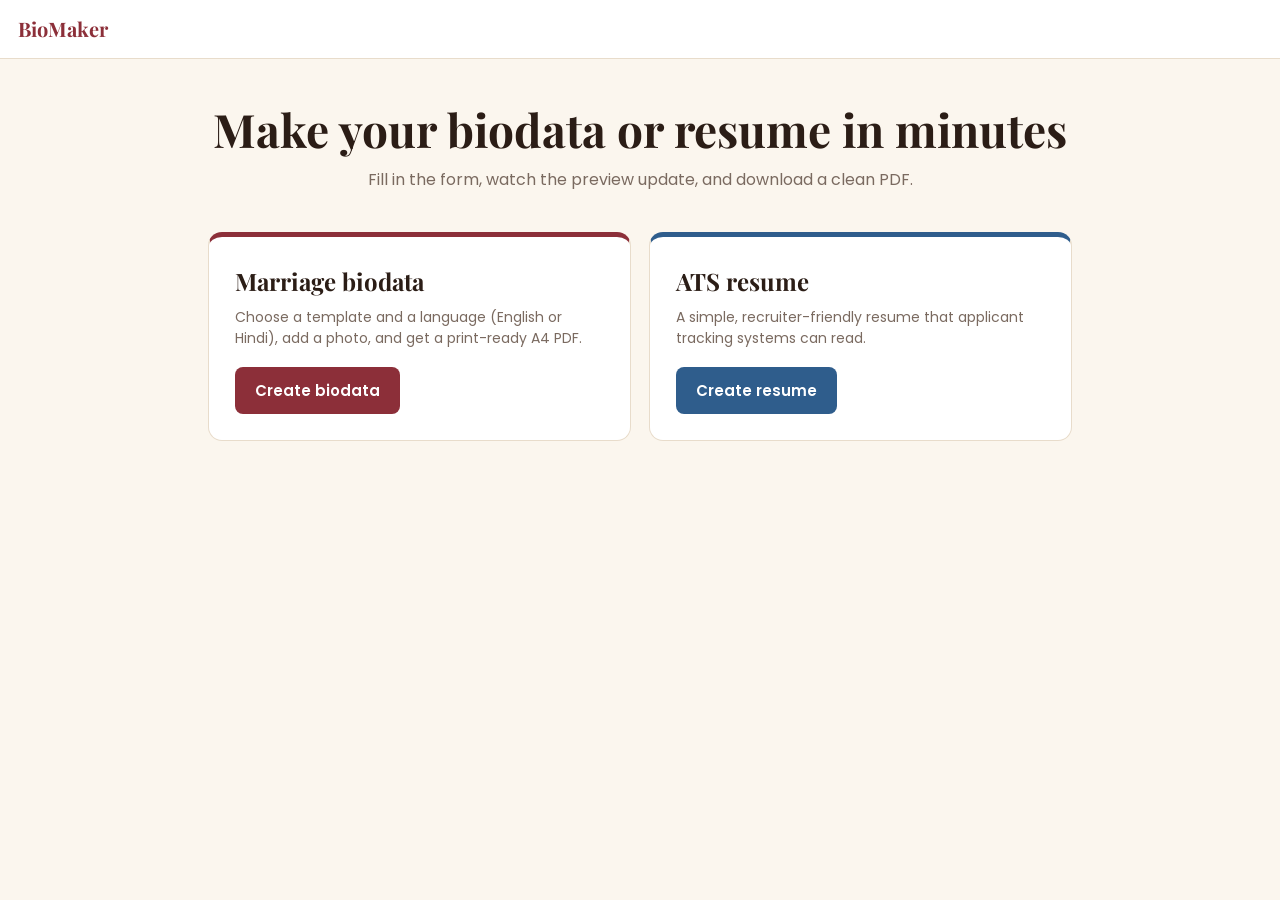
<file: index.html>
<!DOCTYPE html>
<html lang="en">
<head>
<meta charset="UTF-8">
<meta name="viewport" content="width=device-width, initial-scale=1">
<title>Free Marriage Biodata & ATS Resume Maker – PDF Online</title>
<meta name="description" content="Create a marriage biodata or an ATS-friendly resume online and download it as a PDF.">
<link rel="preconnect" href="https://fonts.googleapis.com">
<link href="https://fonts.googleapis.com/css2?family=Playfair+Display:wght@600;700&family=Poppins:wght@400;500;600&display=swap" rel="stylesheet">
<link rel="stylesheet" href="style.css">
</head>
<body>
<header class="top"><a class="logo" href="index.html">BioMaker</a></header>
<section class="hero">
  <h1>Make your biodata or resume in minutes</h1>
  <p>Fill in the form, watch the preview update, and download a clean PDF.</p>
</section>
<section class="choices">
  <div class="choice">
    <h2>Marriage biodata</h2>
    <p>Choose a template and a language (English or Hindi), add a photo, and get a print-ready A4 PDF.</p>
    <a class="btn" href="biodata.html">Create biodata</a>
  </div>
  <div class="choice resume">
    <h2>ATS resume</h2>
    <p>A simple, recruiter-friendly resume that applicant tracking systems can read.</p>
    <a class="btn" href="resume.html">Create resume</a>
  </div>
</section>
</body>
</html>
</file>
<file: style.css>
:root{--ink:#2b1d16;--muted:#7a6a60;--bg:#fbf6ee;--card:#fff;--line:#e8dccb;--brand:#8c2f39;--brand-d:#6d222b;--gold:#c9973a}
*{box-sizing:border-box;margin:0}
body{font-family:'Poppins',sans-serif;background:var(--bg);color:var(--ink);line-height:1.5}
a{color:inherit;text-decoration:none}
.top{display:flex;justify-content:space-between;align-items:center;padding:14px 18px;border-bottom:1px solid var(--line);background:#fff;position:sticky;top:0;z-index:5}
.logo{font-family:'Playfair Display',serif;font-weight:700;font-size:20px;color:var(--brand)}
.btn{display:inline-block;border:0;border-radius:8px;padding:12px 20px;font:600 15px 'Poppins',sans-serif;cursor:pointer;background:var(--brand);color:#fff}
.btn:hover{background:var(--brand-d)}.btn:disabled{opacity:.6;cursor:wait}
.btn.ghost{background:transparent;color:var(--brand);border:1.5px solid var(--brand)}
.hero{max-width:900px;margin:0 auto;padding:44px 18px 20px;text-align:center}
.hero h1{font-family:'Playfair Display',serif;font-size:clamp(28px,6vw,46px);line-height:1.15}
.hero p{color:var(--muted);margin-top:12px}
.choices{max-width:900px;margin:20px auto 50px;padding:0 18px;display:grid;gap:18px;grid-template-columns:repeat(auto-fit,minmax(280px,1fr))}
.choice{background:var(--card);border:1px solid var(--line);border-radius:14px;padding:26px;border-top:5px solid var(--brand)}
.choice.resume{border-top-color:#2f5d8c}
.choice h2{font-family:'Playfair Display',serif;font-size:24px}
.choice p{color:var(--muted);margin:8px 0 18px;font-size:14px}
.choice.resume .btn{background:#2f5d8c}
.wrap{display:grid;gap:20px;max-width:1280px;margin:0 auto;padding:16px;grid-template-columns:1fr}
@media(min-width:960px){.wrap{grid-template-columns:420px 1fr;align-items:start}.form{position:sticky;top:70px;max-height:calc(100vh - 86px);overflow:auto}}
.form{background:var(--card);border:1px solid var(--line);border-radius:12px;padding:16px}
.form h3{font-family:'Playfair Display',serif;margin:16px 0 8px;color:var(--brand)}
.form h3:first-child{margin-top:0}
.f{display:block;margin-bottom:10px}
.f span{display:block;font-size:12px;color:var(--muted);margin-bottom:3px}
.f input,.f select,.f textarea{width:100%;padding:9px 10px;border:1px solid var(--line);border-radius:7px;font:14px 'Poppins','Noto Sans Devanagari',sans-serif;background:#fff}
.row{display:flex;gap:10px;flex-wrap:wrap;margin-bottom:10px}.row>*{flex:1;min-width:120px}
.swatches{display:flex;gap:8px}.sw{width:30px;height:30px;border-radius:50%;border:3px solid #fff;box-shadow:0 0 0 1px var(--line);cursor:pointer}.sw.on{box-shadow:0 0 0 2px var(--ink)}
.stage{overflow:hidden;border-radius:8px;box-shadow:0 2px 14px rgba(0,0,0,.12);background:#fff}
#paper{width:794px;height:1123px;overflow:hidden;transform-origin:top left;background:#fff;position:relative;padding:38px 46px;font-size:13px;line-height:1.45;color:#222}
#paper.hi{font-family:'Noto Sans Devanagari','Poppins',sans-serif}
#paper:not(.hi){font-family:'Poppins',sans-serif}
.p-top{text-align:center;color:var(--acc);font-weight:600;margin-bottom:6px}
.p-title{text-align:center;font-size:26px;font-weight:700;color:var(--acc);letter-spacing:1px;margin-bottom:14px}
.p-head{display:flex;gap:22px;align-items:center;margin-bottom:12px}
.p-photo{width:150px;height:185px;object-fit:cover;border:3px solid var(--acc);border-radius:6px;flex:none}
.p-name{font-size:24px;font-weight:700}
.p-sec{margin-top:12px}
.p-sec h4{font-size:15px;color:#fff;background:var(--acc);padding:3px 12px;margin-bottom:5px}
.p-row{display:flex;padding:3px 6px;border-bottom:1px dotted #ccc}
.p-row b{width:190px;flex:none;font-weight:600}.p-row i{font-style:normal;flex:1;word-break:break-word}
.t-modern .p-title{text-align:left;border-bottom:3px solid var(--acc);padding-bottom:6px}
.t-modern .p-sec h4{background:none;color:var(--acc);border-left:5px solid var(--acc);padding-left:8px}
.t-modern .p-top{text-align:left}
.t-royal{border:8px double var(--acc)}
.t-royal .p-sec h4{background:none;color:var(--acc);text-align:center;border-top:1px solid var(--acc);border-bottom:1px solid var(--acc)}
.note{font-size:12px;color:var(--muted);margin-top:8px}

/* ---- ATS resume preview ---- */
#paper.ats{height:auto;min-height:1123px;overflow:visible;padding:46px 46px;font-family:Arial,Helvetica,sans-serif;font-size:13px;line-height:1.4;color:#000}
.a-name{font-size:26px;font-weight:700;text-align:center}
.a-title{text-align:center;font-size:15px}
.a-contact{text-align:center;font-size:12px;margin-top:2px}
.a-h{font-size:14px;font-weight:700;border-bottom:1.5px solid #000;margin:14px 0 6px;padding-bottom:2px}
.a-entry{margin-bottom:8px}
.a-line{display:flex;justify-content:space-between;gap:12px}
.a-line span{white-space:nowrap}
#paper.ats ul{margin:3px 0 0 20px;padding:0}
</file>
